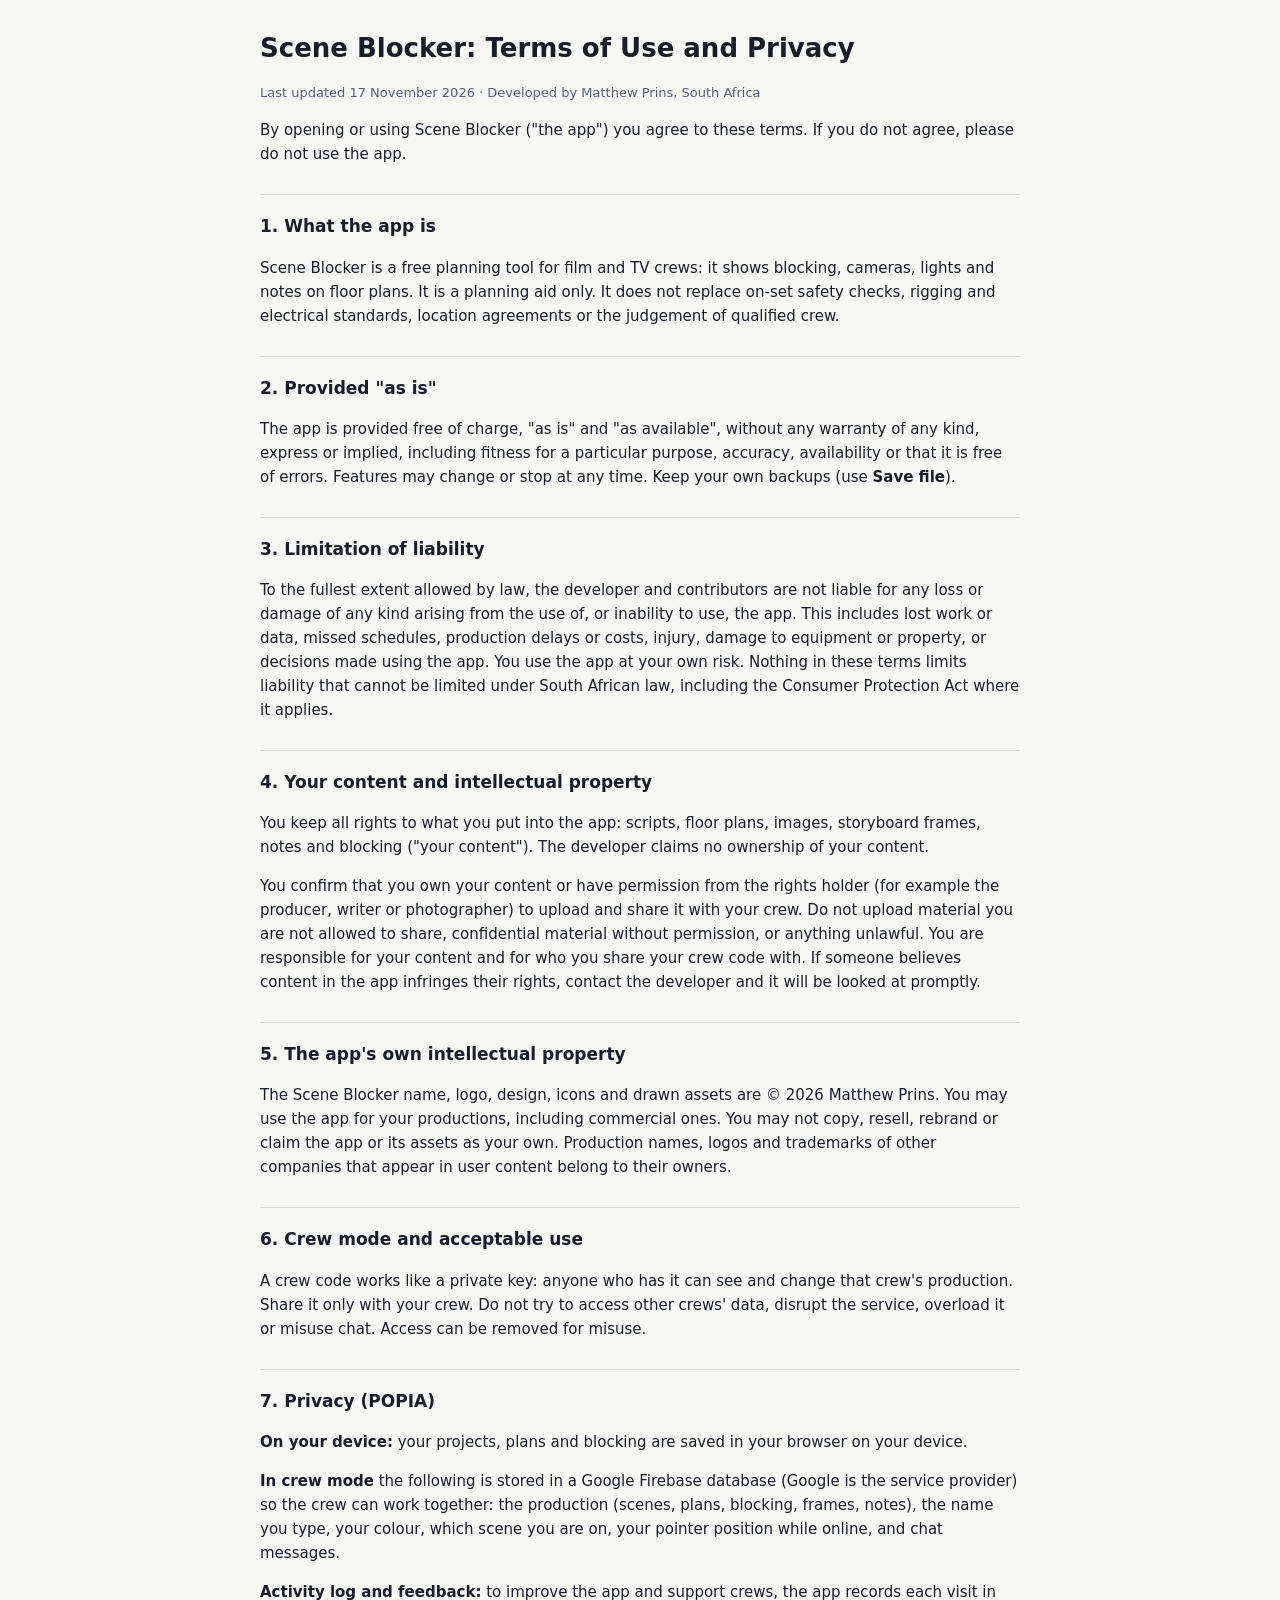
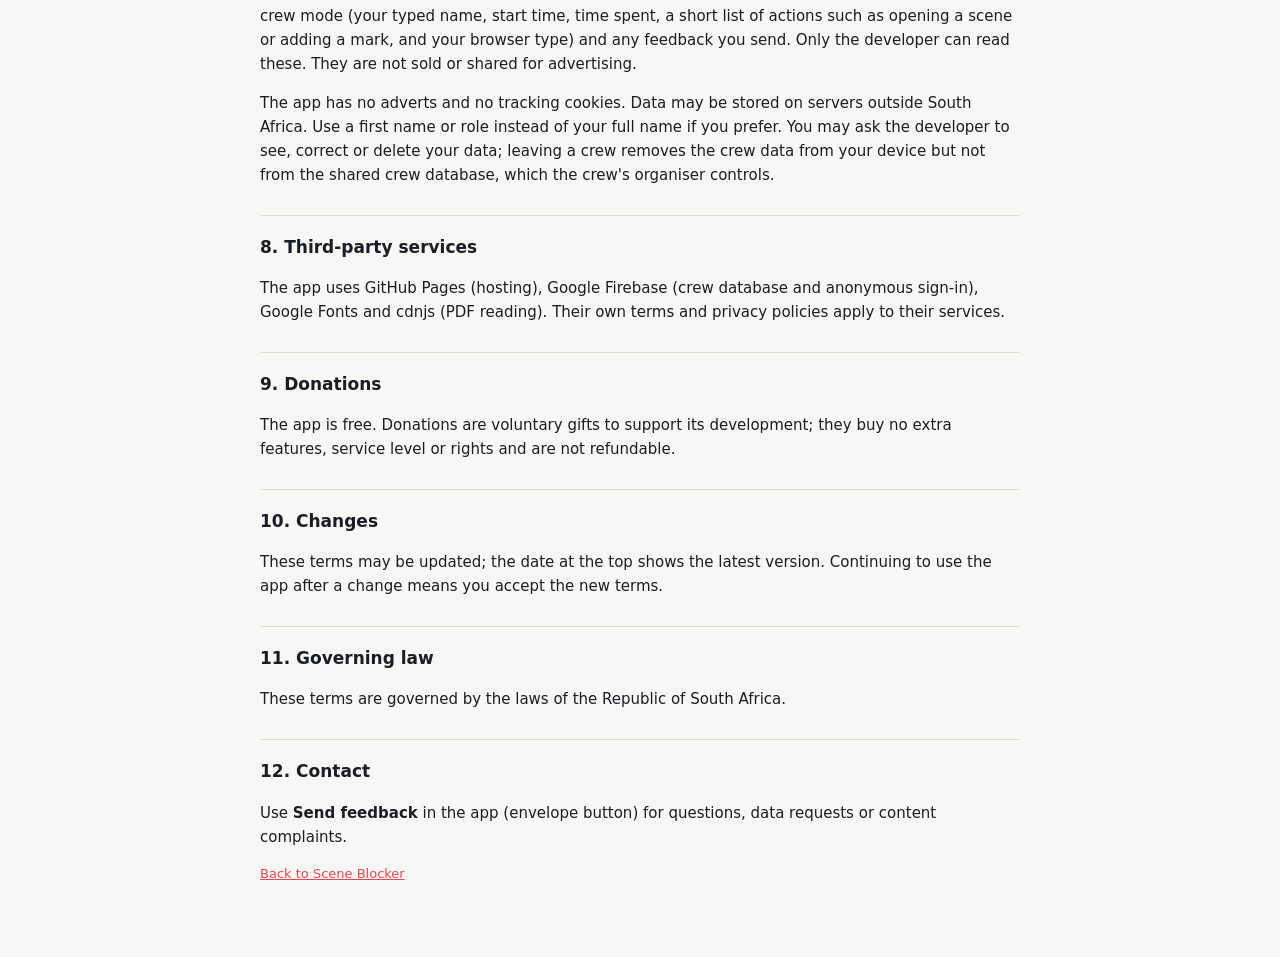
<file: terms.html>
<!doctype html>
<html lang="en">
<head>
<meta charset="utf-8">
<meta name="viewport" content="width=device-width, initial-scale=1">
<title>Scene Blocker Terms</title>
<link rel="icon" href="assets/icon.svg" type="image/svg+xml">
<style>
:root{--bg:#1A1D24;--text:#ECEEF3;--muted:#A9AFBD;--red:#E5484D;--line:#323848}
@media (prefers-color-scheme: light){:root:not([data-theme="dark"]){--bg:#F7F7F5;--text:#1A1D24;--muted:#5A6070;--line:#DDDDD8}}
body{margin:0;background:var(--bg);color:var(--text);font:15px/1.6 Inter,system-ui,sans-serif}
main{max-width:760px;margin:0 auto;padding:28px 16px 60px}
h1{font-size:26px;margin:0 0 4px}h2{font-size:17px;margin:28px 0 6px;border-top:1px solid var(--line);padding-top:18px}
.meta{color:var(--muted);font-size:13px}a{color:var(--red)}
</style>
</head>
<body><main>
<h1>Scene Blocker: Terms of Use and Privacy</h1>
<p class="meta">Last updated 17 November 2026 · Developed by Matthew Prins, South Africa</p>
<p>By opening or using Scene Blocker ("the app") you agree to these terms. If you do not agree, please do not use the app.</p>

<h2>1. What the app is</h2>
<p>Scene Blocker is a free planning tool for film and TV crews: it shows blocking, cameras, lights and notes on floor plans. It is a planning aid only. It does not replace on-set safety checks, rigging and electrical standards, location agreements or the judgement of qualified crew.</p>

<h2>2. Provided "as is"</h2>
<p>The app is provided free of charge, "as is" and "as available", without any warranty of any kind, express or implied, including fitness for a particular purpose, accuracy, availability or that it is free of errors. Features may change or stop at any time. Keep your own backups (use <b>Save file</b>).</p>

<h2>3. Limitation of liability</h2>
<p>To the fullest extent allowed by law, the developer and contributors are not liable for any loss or damage of any kind arising from the use of, or inability to use, the app. This includes lost work or data, missed schedules, production delays or costs, injury, damage to equipment or property, or decisions made using the app. You use the app at your own risk. Nothing in these terms limits liability that cannot be limited under South African law, including the Consumer Protection Act where it applies.</p>

<h2>4. Your content and intellectual property</h2>
<p>You keep all rights to what you put into the app: scripts, floor plans, images, storyboard frames, notes and blocking ("your content"). The developer claims no ownership of your content.</p>
<p>You confirm that you own your content or have permission from the rights holder (for example the producer, writer or photographer) to upload and share it with your crew. Do not upload material you are not allowed to share, confidential material without permission, or anything unlawful. You are responsible for your content and for who you share your crew code with. If someone believes content in the app infringes their rights, contact the developer and it will be looked at promptly.</p>

<h2>5. The app's own intellectual property</h2>
<p>The Scene Blocker name, logo, design, icons and drawn assets are © 2026 Matthew Prins. You may use the app for your productions, including commercial ones. You may not copy, resell, rebrand or claim the app or its assets as your own. Production names, logos and trademarks of other companies that appear in user content belong to their owners.</p>

<h2>6. Crew mode and acceptable use</h2>
<p>A crew code works like a private key: anyone who has it can see and change that crew's production. Share it only with your crew. Do not try to access other crews' data, disrupt the service, overload it or misuse chat. Access can be removed for misuse.</p>

<h2>7. Privacy (POPIA)</h2>
<p><b>On your device:</b> your projects, plans and blocking are saved in your browser on your device.</p>
<p><b>In crew mode</b> the following is stored in a Google Firebase database (Google is the service provider) so the crew can work together: the production (scenes, plans, blocking, frames, notes), the name you type, your colour, which scene you are on, your pointer position while online, and chat messages.</p>
<p><b>Activity log and feedback:</b> to improve the app and support crews, the app records each visit in crew mode (your typed name, start time, time spent, a short list of actions such as opening a scene or adding a mark, and your browser type) and any feedback you send. Only the developer can read these. They are not sold or shared for advertising.</p>
<p>The app has no adverts and no tracking cookies. Data may be stored on servers outside South Africa. Use a first name or role instead of your full name if you prefer. You may ask the developer to see, correct or delete your data; leaving a crew removes the crew data from your device but not from the shared crew database, which the crew's organiser controls.</p>

<h2>8. Third-party services</h2>
<p>The app uses GitHub Pages (hosting), Google Firebase (crew database and anonymous sign-in), Google Fonts and cdnjs (PDF reading). Their own terms and privacy policies apply to their services.</p>

<h2>9. Donations</h2>
<p>The app is free. Donations are voluntary gifts to support its development; they buy no extra features, service level or rights and are not refundable.</p>

<h2>10. Changes</h2>
<p>These terms may be updated; the date at the top shows the latest version. Continuing to use the app after a change means you accept the new terms.</p>

<h2>11. Governing law</h2>
<p>These terms are governed by the laws of the Republic of South Africa.</p>

<h2>12. Contact</h2>
<p>Use <b>Send feedback</b> in the app (envelope button) for questions, data requests or content complaints.</p>
<p class="meta"><a href="./">Back to Scene Blocker</a></p>
</main></body></html>
</file>
